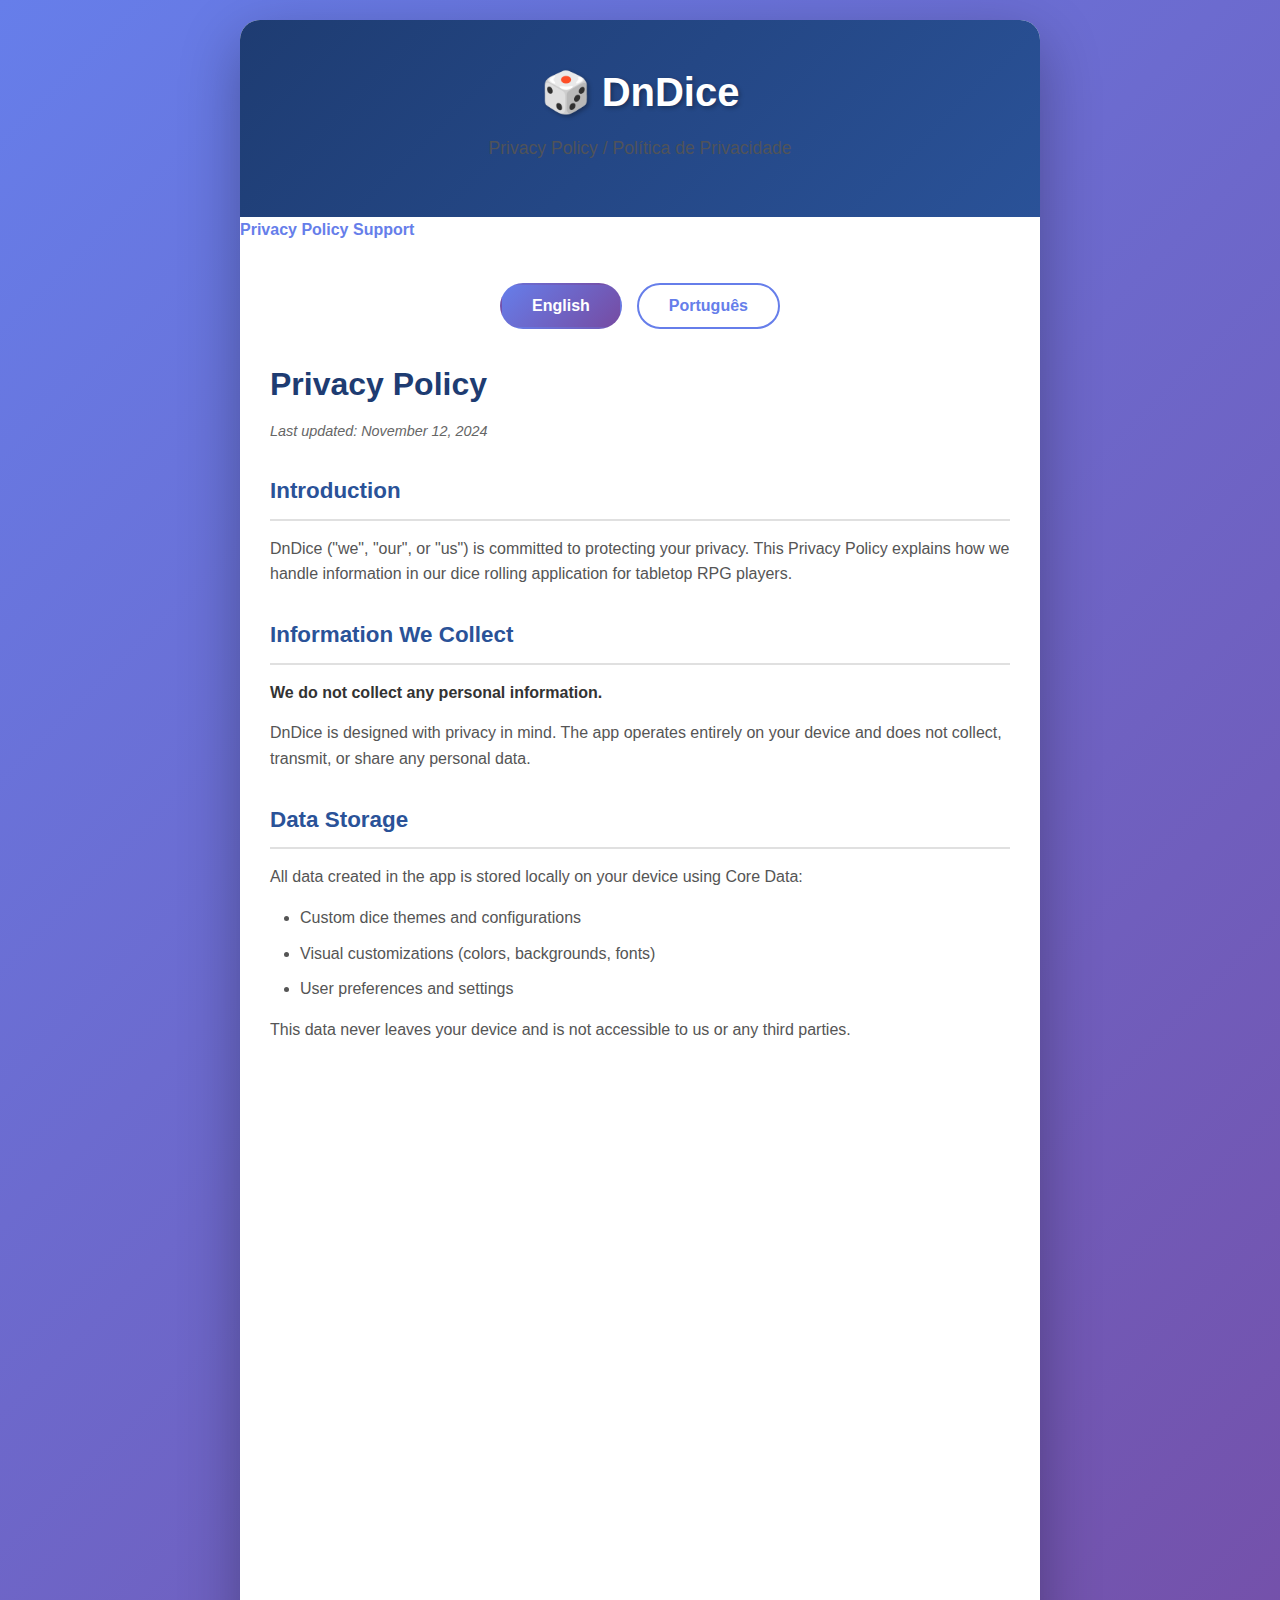
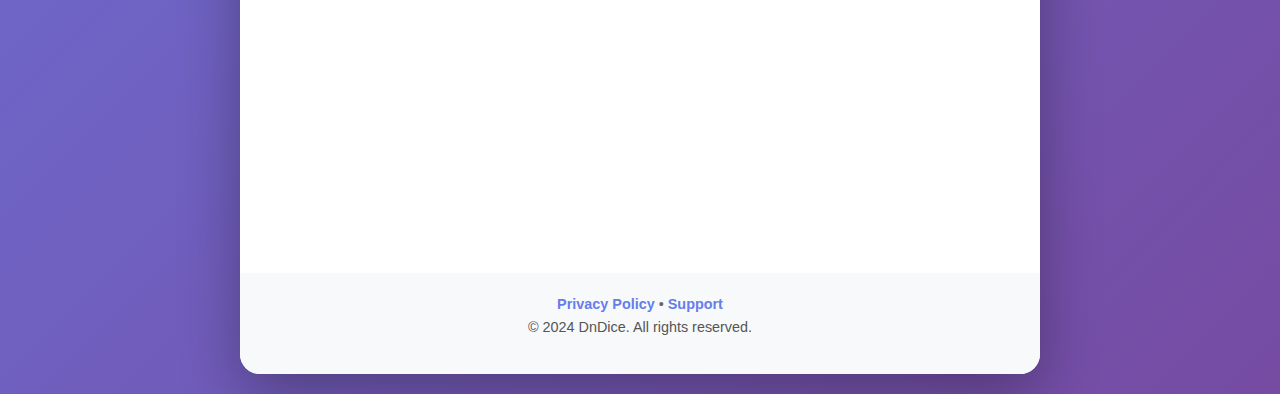
<file: index.html>
<!DOCTYPE html>
<html lang="pt-BR">
<head>
    <meta charset="UTF-8">
    <meta name="viewport" content="width=device-width, initial-scale=1.0">
    <title>DnDice - Privacy Policy</title>
    <link rel="stylesheet" href="style.css">
</head>
<body>
    <div class="container">
        <header>
            <h1>🎲 DnDice</h1>
            <p class="subtitle">Privacy Policy / Política de Privacidade</p>
        </header>

        <nav class="page-nav">
            <a href="index.html" class="active">Privacy Policy</a>
            <a href="support.html">Support</a>
        </nav>

        <main>
            <section class="language-selector">
                <button onclick="showLanguage('en')" id="btn-en" class="active">English</button>
                <button onclick="showLanguage('pt')" id="btn-pt">Português</button>
            </section>

            <!-- English Version -->
            <div id="content-en" class="content active">
                <section>
                    <h2>Privacy Policy</h2>
                    <p class="last-updated">Last updated: November 12, 2024</p>
                </section>

                <section>
                    <h3>Introduction</h3>
                    <p>DnDice ("we", "our", or "us") is committed to protecting your privacy. This Privacy Policy explains how we handle information in our dice rolling application for tabletop RPG players.</p>
                </section>

                <section>
                    <h3>Information We Collect</h3>
                    <p><strong>We do not collect any personal information.</strong></p>
                    <p>DnDice is designed with privacy in mind. The app operates entirely on your device and does not collect, transmit, or share any personal data.</p>
                </section>

                <section>
                    <h3>Data Storage</h3>
                    <p>All data created in the app is stored locally on your device using Core Data:</p>
                    <ul>
                        <li>Custom dice themes and configurations</li>
                        <li>Visual customizations (colors, backgrounds, fonts)</li>
                        <li>User preferences and settings</li>
                    </ul>
                    <p>This data never leaves your device and is not accessible to us or any third parties.</p>
                </section>

                <section>
                    <h3>Permissions</h3>
                    <p>The app may request the following permissions:</p>
                    <ul>
                        <li><strong>Motion & Orientation:</strong> To enable shake-to-roll functionality</li>
                        <li><strong>Camera (AR Mode):</strong> Only for AR dice rolling feature, images are not saved or transmitted</li>
                    </ul>
                </section>

                <section>
                    <h3>Third-Party Services</h3>
                    <p>DnDice does not use any third-party analytics, advertising, or tracking services.</p>
                </section>

                <section>
                    <h3>Children's Privacy</h3>
                    <p>Our app does not collect any information from anyone, including children under 13. The app is safe for all ages.</p>
                </section>

                <section>
                    <h3>Changes to This Policy</h3>
                    <p>We may update this Privacy Policy from time to time. We will notify you of any changes by posting the new Privacy Policy on this page and updating the "Last updated" date.</p>
                </section>

                <section>
                    <h3>Contact Us</h3>
                    <p>If you have any questions about this Privacy Policy, please contact us:</p>
                    <p>Email: <a href="mailto:lucasdalprabrascher@gmail.com">lucasdalprabrascher@gmail.com</a></p>
                </section>
            </div>

            <!-- Portuguese Version -->
            <div id="content-pt" class="content">
                <section>
                    <h2>Política de Privacidade</h2>
                    <p class="last-updated">Última atualização: 12 de novembro de 2024</p>
                </section>

                <section>
                    <h3>Introdução</h3>
                    <p>DnDice ("nós", "nosso" ou "nos") está comprometido em proteger sua privacidade. Esta Política de Privacidade explica como tratamos as informações em nosso aplicativo de rolagem de dados para jogadores de RPG de mesa.</p>
                </section>

                <section>
                    <h3>Informações que Coletamos</h3>
                    <p><strong>Não coletamos nenhuma informação pessoal.</strong></p>
                    <p>DnDice foi projetado com privacidade em mente. O aplicativo opera inteiramente no seu dispositivo e não coleta, transmite ou compartilha nenhum dado pessoal.</p>
                </section>

                <section>
                    <h3>Armazenamento de Dados</h3>
                    <p>Todos os dados criados no aplicativo são armazenados localmente no seu dispositivo usando Core Data:</p>
                    <ul>
                        <li>Temas e configurações personalizadas de dados</li>
                        <li>Customizações visuais (cores, fundos, fontes)</li>
                        <li>Preferências e configurações do usuário</li>
                    </ul>
                    <p>Estes dados nunca saem do seu dispositivo e não são acessíveis por nós ou por terceiros.</p>
                </section>

                <section>
                    <h3>Permissões</h3>
                    <p>O aplicativo pode solicitar as seguintes permissões:</p>
                    <ul>
                        <li><strong>Movimento e Orientação:</strong> Para habilitar a funcionalidade de rolar dados ao chacoalhar</li>
                        <li><strong>Câmera (Modo AR):</strong> Apenas para o recurso de dados em realidade aumentada, imagens não são salvas ou transmitidas</li>
                    </ul>
                </section>

                <section>
                    <h3>Serviços de Terceiros</h3>
                    <p>DnDice não utiliza nenhum serviço de terceiros para análise, publicidade ou rastreamento.</p>
                </section>

                <section>
                    <h3>Privacidade de Crianças</h3>
                    <p>Nosso aplicativo não coleta nenhuma informação de ninguém, incluindo crianças menores de 13 anos. O aplicativo é seguro para todas as idades.</p>
                </section>

                <section>
                    <h3>Alterações nesta Política</h3>
                    <p>Podemos atualizar esta Política de Privacidade periodicamente. Notificaremos você sobre quaisquer alterações publicando a nova Política de Privacidade nesta página e atualizando a data de "Última atualização".</p>
                </section>

                <section>
                    <h3>Entre em Contato</h3>
                    <p>Se você tiver alguma dúvida sobre esta Política de Privacidade, entre em contato conosco:</p>
                    <p>Email: <a href="mailto:lucas.dalprabrasche@gmail.com">lucas.dalprabrascher@gmail.com</a></p>
                </section>
            </div>
        </main>

        <footer>
            <div class="footer-links">
                <a href="index.html">Privacy Policy</a>
                <span>•</span>
                <a href="support.html">Support</a>
            </div>
            <p>&copy; 2024 DnDice. All rights reserved.</p>
        </footer>
    </div>

    <script src="script.js"></script>
</body>
</html>
</file>
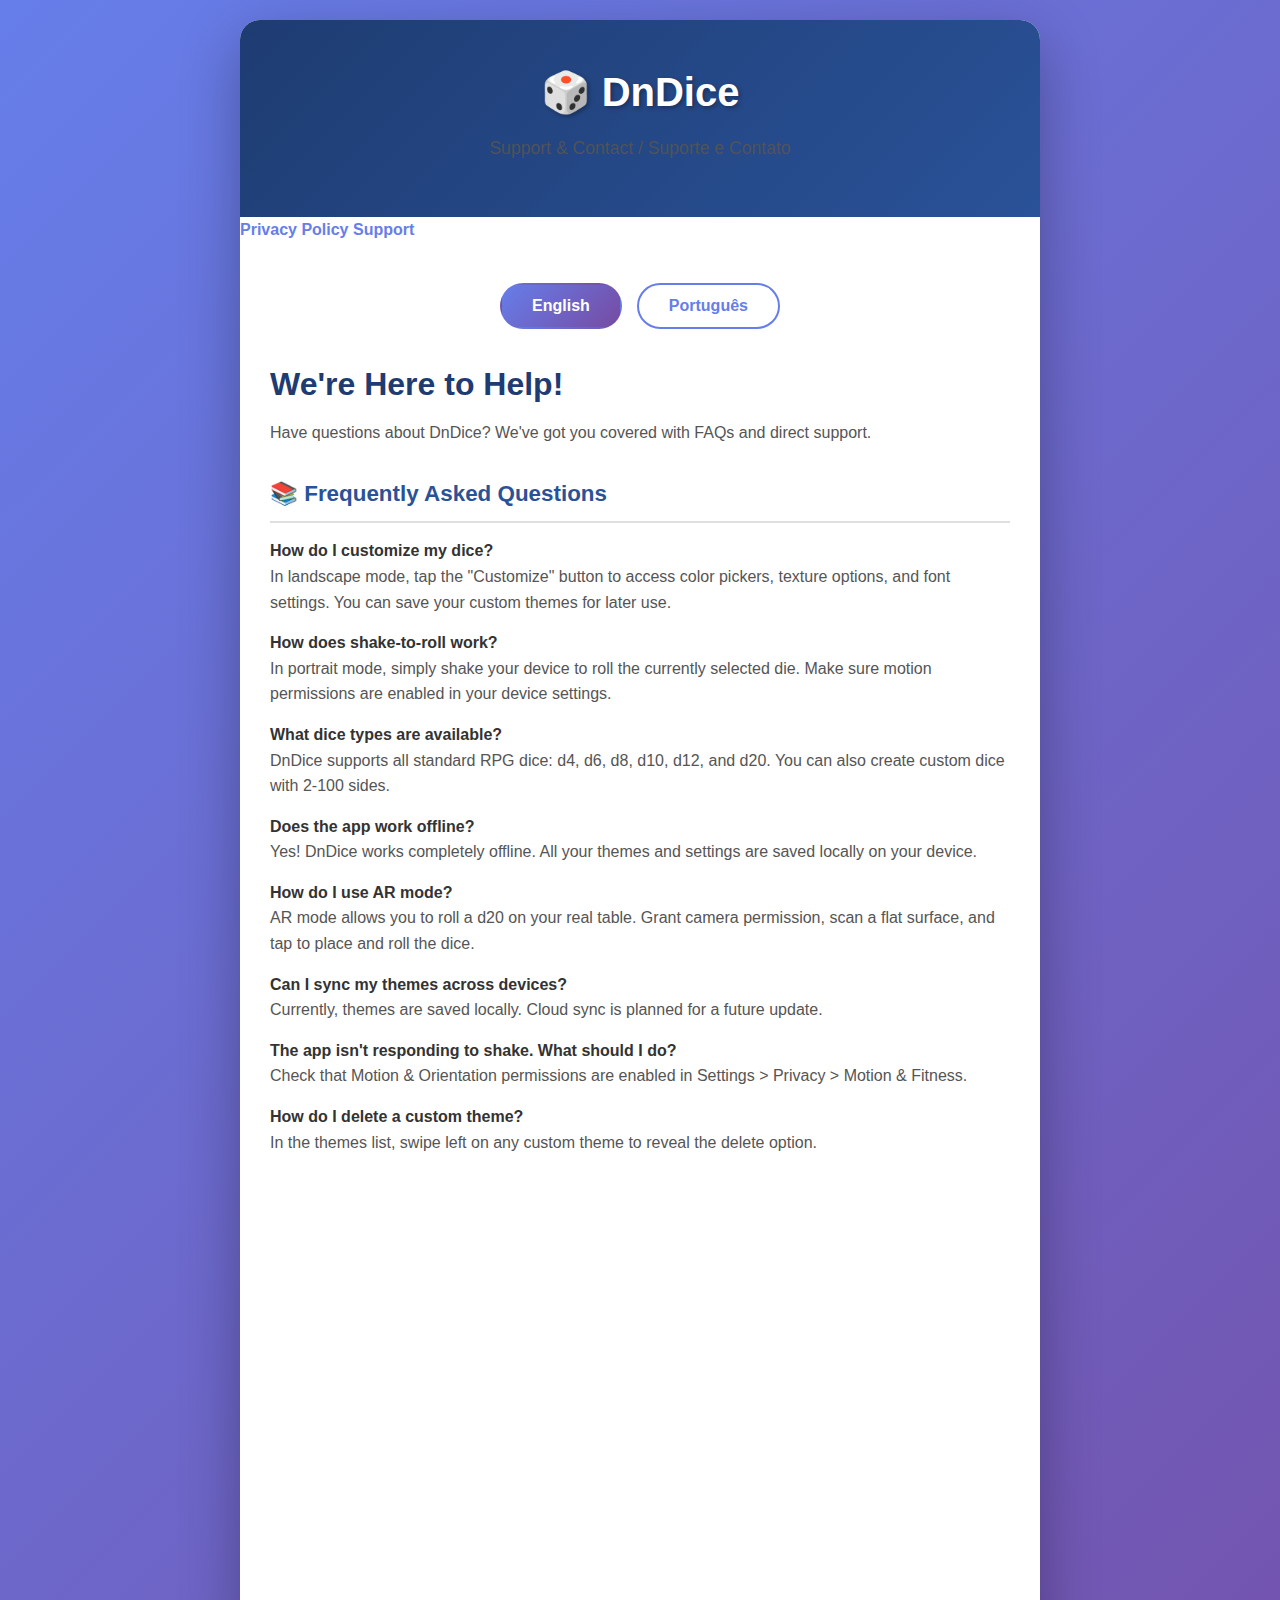
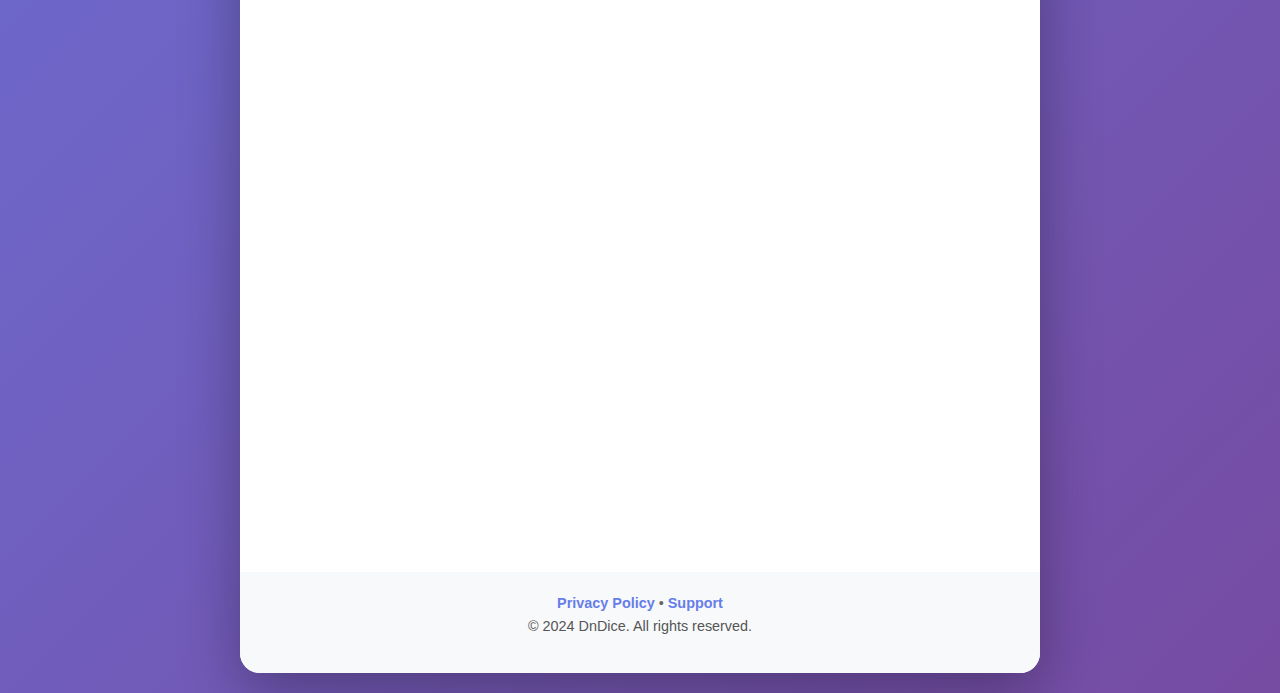
<file: support.html>
<!DOCTYPE html>
<html lang="pt-BR">
<head>
    <meta charset="UTF-8">
    <meta name="viewport" content="width=device-width, initial-scale=1.0">
    <title>DnDice - Support & Contact</title>
    <link rel="stylesheet" href="style.css">
</head>
<body>
    <div class="container">
        <header>
            <h1>🎲 DnDice</h1>
            <p class="subtitle">Support & Contact / Suporte e Contato</p>
        </header>

        <nav class="page-nav">
            <a href="index.html">Privacy Policy</a>
            <a href="support.html" class="active">Support</a>
        </nav>

        <main>
            <section class="language-selector">
                <button onclick="showLanguage('en')" id="btn-en" class="active">English</button>
                <button onclick="showLanguage('pt')" id="btn-pt">Português</button>
            </section>

            <!-- English Version -->
            <div id="content-en" class="content active">
                <section class="hero-section">
                    <h2>We're Here to Help!</h2>
                    <p>Have questions about DnDice? We've got you covered with FAQs and direct support.</p>
                </section>

                <section class="faq-section">
                    <h3>📚 Frequently Asked Questions</h3>
                    
                    <div class="faq-item">
                        <h4>How do I customize my dice?</h4>
                        <p>In landscape mode, tap the "Customize" button to access color pickers, texture options, and font settings. You can save your custom themes for later use.</p>
                    </div>

                    <div class="faq-item">
                        <h4>How does shake-to-roll work?</h4>
                        <p>In portrait mode, simply shake your device to roll the currently selected die. Make sure motion permissions are enabled in your device settings.</p>
                    </div>

                    <div class="faq-item">
                        <h4>What dice types are available?</h4>
                        <p>DnDice supports all standard RPG dice: d4, d6, d8, d10, d12, and d20. You can also create custom dice with 2-100 sides.</p>
                    </div>

                    <div class="faq-item">
                        <h4>Does the app work offline?</h4>
                        <p>Yes! DnDice works completely offline. All your themes and settings are saved locally on your device.</p>
                    </div>

                    <div class="faq-item">
                        <h4>How do I use AR mode?</h4>
                        <p>AR mode allows you to roll a d20 on your real table. Grant camera permission, scan a flat surface, and tap to place and roll the dice.</p>
                    </div>

                    <div class="faq-item">
                        <h4>Can I sync my themes across devices?</h4>
                        <p>Currently, themes are saved locally. Cloud sync is planned for a future update.</p>
                    </div>

                    <div class="faq-item">
                        <h4>The app isn't responding to shake. What should I do?</h4>
                        <p>Check that Motion & Orientation permissions are enabled in Settings > Privacy > Motion & Fitness.</p>
                    </div>

                    <div class="faq-item">
                        <h4>How do I delete a custom theme?</h4>
                        <p>In the themes list, swipe left on any custom theme to reveal the delete option.</p>
                    </div>
                </section>

                <section class="contact-section">
                    <h3>📧 Still Need Help?</h3>
                    <p>Can't find what you're looking for? Get in touch with us directly:</p>
                    
                    <div class="contact-methods">
                        <div class="contact-card">
                            <div class="contact-icon">✉️</div>
                            <h4>Email Support</h4>
                            <p>For technical issues, feature requests, or general questions</p>
                            <a href="mailto:lucasdalprabrascher@gmail.com" class="contact-button">Send Email</a>
                        </div>

                        <div class="contact-card">
                            <div class="contact-icon">🐛</div>
                            <h4>Report a Bug</h4>
                            <p>Found a bug? Help us improve by reporting it</p>
                            <a href="mailto:lucasdalprabrascher@gmail.com?subject=DnDice%20-%20Bug%20Report" class="contact-button">Report Bug</a>
                        </div>

                        <div class="contact-card">
                            <div class="contact-icon">💡</div>
                            <h4>Feature Request</h4>
                            <p>Have an idea to make DnDice better?</p>
                            <a href="mailto:lucasdalprabrascher@gmail.com?subject=DnDice%20-%20Feature%20Request" class="contact-button">Suggest Feature</a>
                        </div>
                    </div>
                </section>

                <section class="response-section">
                    <h3>⏱️ Response Time</h3>
                    <p>We typically respond to all inquiries within 24-48 hours. Please include:</p>
                    <ul>
                        <li>Your device model and iOS version</li>
                        <li>App version (found in Settings)</li>
                        <li>A detailed description of your issue</li>
                        <li>Screenshots if applicable</li>
                    </ul>
                </section>

                <section class="app-info">
                    <h3>ℹ️ App Information</h3>
                    <div class="info-grid">
                        <div class="info-item">
                            <strong>Developer:</strong>
                            <span>Lucas Dal Pra Brascher</span>
                        </div>
                        <div class="info-item">
                            <strong>Version:</strong>
                            <span>1.0.0</span>
                        </div>
                        <div class="info-item">
                            <strong>Compatibility:</strong>
                            <span>iOS 15.0+, iPadOS 15.0+</span>
                        </div>
                        <div class="info-item">
                            <strong>Languages:</strong>
                            <span>English, Português</span>
                        </div>
                    </div>
                </section>
            </div>

            <!-- Portuguese Version -->
            <div id="content-pt" class="content">
                <section class="hero-section">
                    <h2>Estamos Aqui para Ajudar!</h2>
                    <p>Tem dúvidas sobre o DnDice? Temos FAQs e suporte direto para você.</p>
                </section>

                <section class="faq-section">
                    <h3>📚 Perguntas Frequentes</h3>
                    
                    <div class="faq-item">
                        <h4>Como customizo meus dados?</h4>
                        <p>No modo paisagem, toque no botão "Customizar" para acessar seletores de cores, opções de textura e configurações de fonte. Você pode salvar seus temas personalizados para uso posterior.</p>
                    </div>

                    <div class="faq-item">
                        <h4>Como funciona rolar ao chacoalhar?</h4>
                        <p>No modo retrato, simplesmente chacoalhe seu dispositivo para rolar o dado selecionado. Certifique-se de que as permissões de movimento estão habilitadas nas configurações do dispositivo.</p>
                    </div>

                    <div class="faq-item">
                        <h4>Quais tipos de dados estão disponíveis?</h4>
                        <p>DnDice suporta todos os dados de RPG padrão: d4, d6, d8, d10, d12 e d20. Você também pode criar dados personalizados com 2-100 lados.</p>
                    </div>

                    <div class="faq-item">
                        <h4>O app funciona offline?</h4>
                        <p>Sim! DnDice funciona completamente offline. Todos os seus temas e configurações são salvos localmente no seu dispositivo.</p>
                    </div>

                    <div class="faq-item">
                        <h4>Como uso o modo AR?</h4>
                        <p>O modo AR permite rolar um d20 na sua mesa real. Conceda permissão de câmera, escaneie uma superfície plana e toque para posicionar e rolar o dado.</p>
                    </div>

                    <div class="faq-item">
                        <h4>Posso sincronizar meus temas entre dispositivos?</h4>
                        <p>Atualmente, os temas são salvos localmente. A sincronização na nuvem está planejada para uma atualização futura.</p>
                    </div>

                    <div class="faq-item">
                        <h4>O app não está respondendo ao chacoalhar. O que fazer?</h4>
                        <p>Verifique se as permissões de Movimento e Orientação estão habilitadas em Ajustes > Privacidade > Movimento e Condicionamento Físico.</p>
                    </div>

                    <div class="faq-item">
                        <h4>Como excluo um tema personalizado?</h4>
                        <p>Na lista de temas, deslize para a esquerda em qualquer tema personalizado para revelar a opção de excluir.</p>
                    </div>
                </section>

                <section class="contact-section">
                    <h3>📧 Ainda Precisa de Ajuda?</h3>
                    <p>Não encontrou o que procura? Entre em contato conosco diretamente:</p>
                    
                    <div class="contact-methods">
                        <div class="contact-card">
                            <div class="contact-icon">✉️</div>
                            <h4>Suporte por Email</h4>
                            <p>Para problemas técnicos, solicitações de recursos ou dúvidas gerais</p>
                            <a href="mailto:lucasdalprabrascher@gmail.com" class="contact-button">Enviar Email</a>
                        </div>

                        <div class="contact-card">
                            <div class="contact-icon">🐛</div>
                            <h4>Reportar um Bug</h4>
                            <p>Encontrou um bug? Ajude-nos a melhorar reportando</p>
                            <a href="mailto:lucasdalprabrascher@gmail.com?subject=DnDice%20-%20Reporte%20de%20Bug" class="contact-button">Reportar Bug</a>
                        </div>

                        <div class="contact-card">
                            <div class="contact-icon">💡</div>
                            <h4>Solicitação de Recurso</h4>
                            <p>Tem uma ideia para melhorar o DnDice?</p>
                            <a href="mailto:lucasdalprabrascher@gmail.com?subject=DnDice%20-%20Solicita%C3%A7%C3%A3o%20de%20Recurso" class="contact-button">Sugerir Recurso</a>
                        </div>
                    </div>
                </section>

                <section class="response-section">
                    <h3>⏱️ Tempo de Resposta</h3>
                    <p>Geralmente respondemos todas as perguntas em 24-48 horas. Por favor, inclua:</p>
                    <ul>
                        <li>Modelo do seu dispositivo e versão do iOS</li>
                        <li>Versão do app (encontrada em Configurações)</li>
                        <li>Uma descrição detalhada do seu problema</li>
                        <li>Capturas de tela, se aplicável</li>
                    </ul>
                </section>

                <section class="app-info">
                    <h3>ℹ️ Informações do App</h3>
                    <div class="info-grid">
                        <div class="info-item">
                            <strong>Desenvolvedor:</strong>
                            <span>Lucas Dal Pra Brascher</span>
                        </div>
                        <div class="info-item">
                            <strong>Versão:</strong>
                            <span>1.0.0</span>
                        </div>
                        <div class="info-item">
                            <strong>Compatibilidade:</strong>
                            <span>iOS 15.0+, iPadOS 15.0+</span>
                        </div>
                        <div class="info-item">
                            <strong>Idiomas:</strong>
                            <span>English, Português</span>
                        </div>
                    </div>
                </section>
            </div>
        </main>

        <footer>
            <div class="footer-links">
                <a href="index.html">Privacy Policy</a>
                <span>•</span>
                <a href="support.html">Support</a>
            </div>
            <p>&copy; 2024 DnDice. All rights reserved.</p>
        </footer>
    </div>

    <script src="script.js"></script>
</body>
</html>
</file>
<file: style.css>
* {
    margin: 0;
    padding: 0;
    box-sizing: border-box;
}

body {
    font-family: -apple-system, BlinkMacSystemFont, 'Segoe UI', Roboto, Oxygen, Ubuntu, Cantarell, sans-serif;
    line-height: 1.6;
    color: #333;
    background: linear-gradient(135deg, #667eea 0%, #764ba2 100%);
    min-height: 100vh;
    padding: 20px;
}

.container {
    max-width: 800px;
    margin: 0 auto;
    background: white;
    border-radius: 20px;
    box-shadow: 0 20px 60px rgba(0, 0, 0, 0.3);
    overflow: hidden;
}

header {
    background: linear-gradient(135deg, #1e3c72 0%, #2a5298 100%);
    color: white;
    padding: 40px 30px;
    text-align: center;
}

header h1 {
    font-size: 2.5em;
    margin-bottom: 10px;
    text-shadow: 2px 2px 4px rgba(0, 0, 0, 0.3);
}

.subtitle {
    font-size: 1.1em;
    opacity: 0.9;
}

main {
    padding: 40px 30px;
}

.language-selector {
    display: flex;
    justify-content: center;
    gap: 15px;
    margin-bottom: 30px;
}

.language-selector button {
    padding: 12px 30px;
    border: 2px solid #667eea;
    background: white;
    color: #667eea;
    border-radius: 25px;
    cursor: pointer;
    font-size: 1em;
    font-weight: 600;
    transition: all 0.3s ease;
}

.language-selector button:hover {
    background: #f0f0f0;
    transform: translateY(-2px);
}

.language-selector button.active {
    background: linear-gradient(135deg, #667eea 0%, #764ba2 100%);
    color: white;
    border-color: transparent;
}

.content {
    display: none;
}

.content.active {
    display: block;
    animation: fadeIn 0.5s ease;
}

@keyframes fadeIn {
    from {
        opacity: 0;
        transform: translateY(10px);
    }
    to {
        opacity: 1;
        transform: translateY(0);
    }
}

section {
    margin-bottom: 30px;
}

h2 {
    color: #1e3c72;
    font-size: 2em;
    margin-bottom: 10px;
}

h3 {
    color: #2a5298;
    font-size: 1.4em;
    margin-bottom: 15px;
    padding-bottom: 10px;
    border-bottom: 2px solid #e0e0e0;
}

.last-updated {
    color: #666;
    font-style: italic;
    font-size: 0.9em;
}

p {
    margin-bottom: 15px;
    color: #555;
}

ul {
    margin-left: 30px;
    margin-bottom: 15px;
}

li {
    margin-bottom: 10px;
    color: #555;
}

strong {
    color: #333;
}

a {
    color: #667eea;
    text-decoration: none;
    font-weight: 600;
}

a:hover {
    text-decoration: underline;
}

footer {
    background: #f8f9fa;
    padding: 20px;
    text-align: center;
    color: #666;
    font-size: 0.9em;
}

/* Responsive Design */
@media (max-width: 768px) {
    body {
        padding: 10px;
    }

    header {
        padding: 30px 20px;
    }

    header h1 {
        font-size: 2em;
    }

    main {
        padding: 30px 20px;
    }

    h2 {
        font-size: 1.6em;
    }

    h3 {
        font-size: 1.2em;
    }

    .language-selector {
        flex-direction: column;
        gap: 10px;
    }

    .language-selector button {
        width: 100%;
    }
}

/* Print Styles */
@media print {
    body {
        background: white;
        padding: 0;
    }

    .container {
        box-shadow: none;
    }

    .language-selector {
        display: none;
    }

    .content {
        display: block !important;
    }
}
</file>
